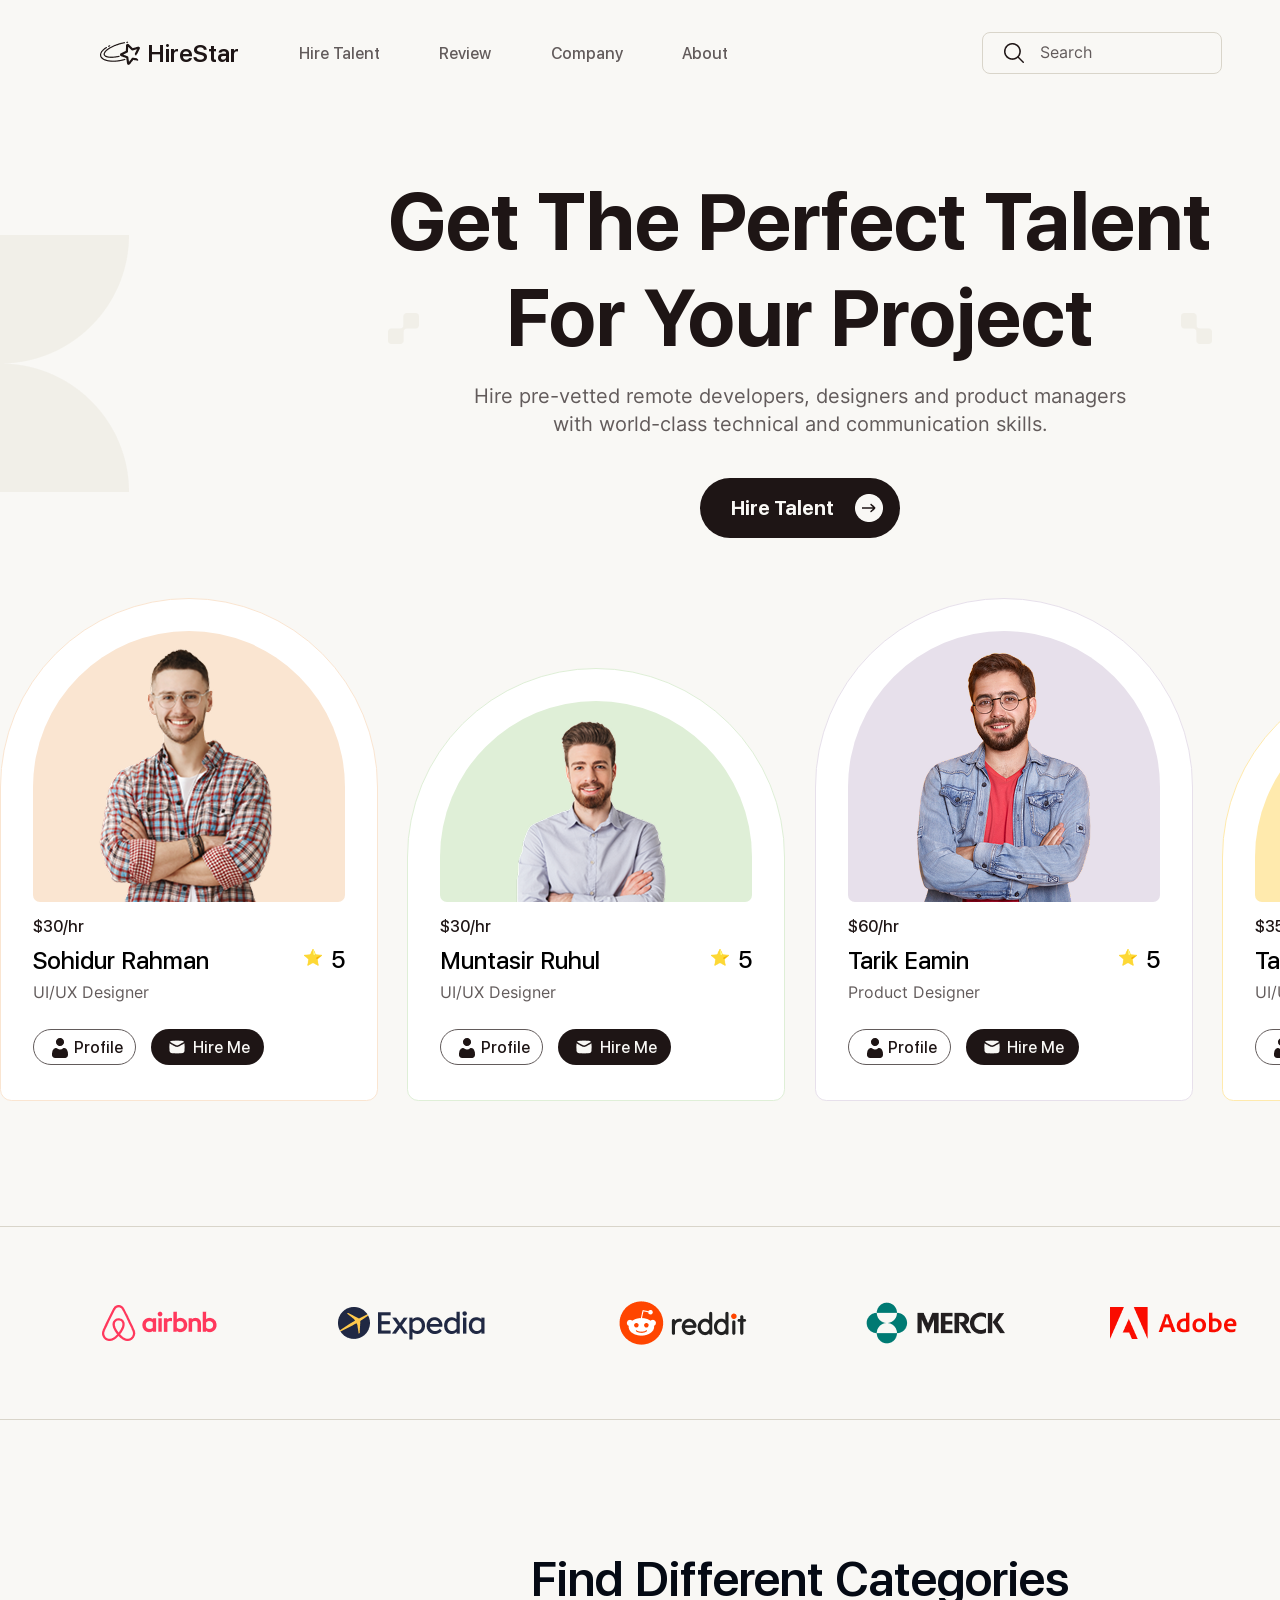
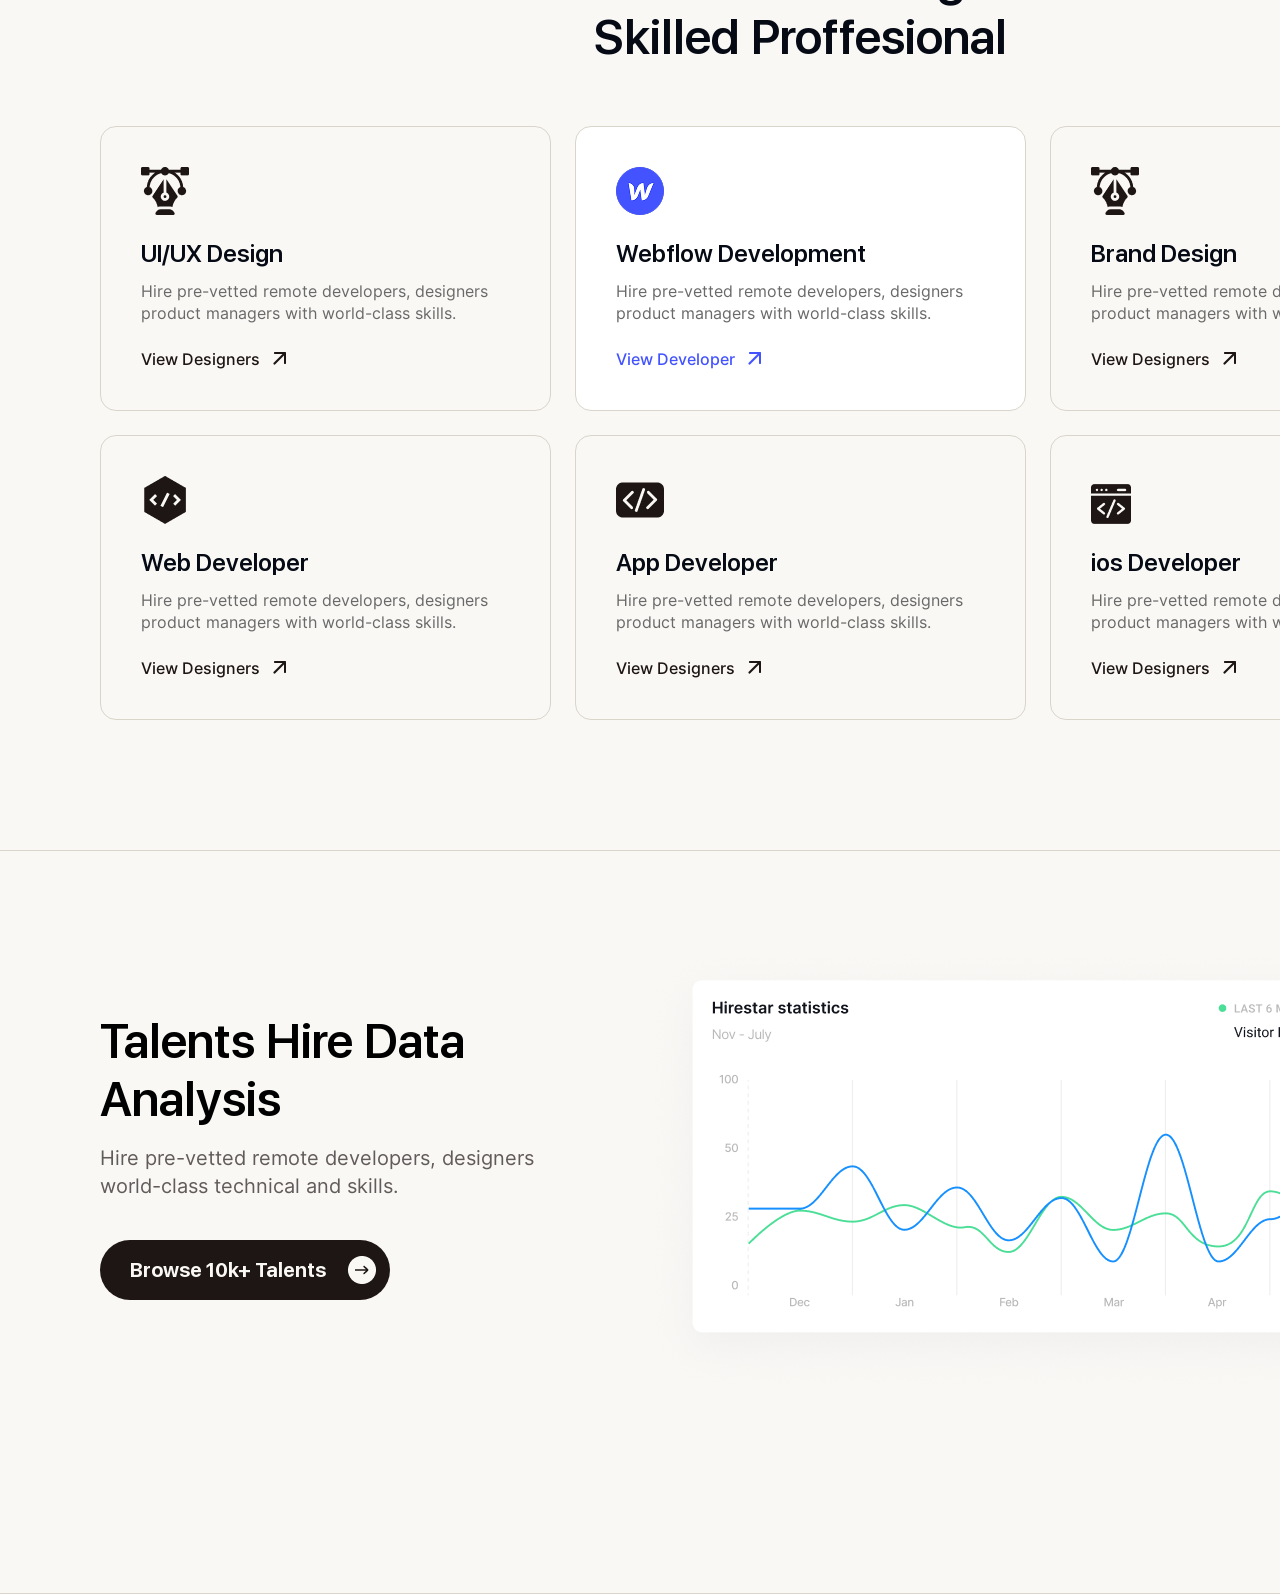
<file: index.html>
<!DOCTYPE html>
<html lang="en">
<head>
    <meta charset="UTF-8">
    <meta name="viewport" content="width=device-width, initial-scale=1.0">
    <title>Document</title>
    <link rel="stylesheet" href="css/style.css">
</head>
<body>
    <div class="container">
        <header class="header">
            <div class="top-bar">
                <div class="logo">
                    <img class="logo__img" src="img/logo.png" alt="logo">
                    <p class="logo__txt">HireStar</p>
                </div>
                <nav class="nav">
                    <a class="nav__a" href="#">Hire Talent</a>
                    <a class="nav__a" href="#">Review</a>
                    <a class="nav__a" href="#">Company</a>
                    <a class="nav__a" href="#">About</a>
                </nav>
                <input class="top-bar__search" type="text" placeholder="Search">
                <a class="top-bar__login-txt" href="#">Login</a>
                <button class="top-bar__button">Create Account</button>
            </div>
        </header>

        <main class="main">
            <div class="block1">
                <div class="information">
                    <h1 class="information__h1">Get The Perfect Talent<br>
                    For Your Project</h1>
                    <p class="information__p">Hire pre-vetted remote developers, designers
                    and product managers<br>
                    with world-class technical
                    and communication skills.</p>
                    <button class="information_button">Hire Talent</button>
                    <img class="information__frame1" src="img/frame.png" alt="frame">
                    <img class="information__frame2" src="img/frame.png" alt="frame">
                    <img class="information__frame3" src="img/frame2.png" alt="frame">
                    <img class="information__frame4" src="img/frame2.png" alt="frame">
                </div>
                <div class="top-freelancers">
                    <div class="freelancer">
                        <div class="freelancer__img">
                            <img src="img/people.png" alt="man">
                        </div>
                        <p class="freelancer__price">$30/hr</p>
                        <div class="freelancer__div">
                            <p class="freelancer__name">Sohidur Rahman</p>
                            <div class="freelancer__div2">
                                <p>&#11088</p>
                                <p class="freelancer__rating">5</p>
                            </div>
                        </div>
                        <p class="freelancer__profession">UI/UX Designer</p>
                        <button class="freelancer__button-profile">Profile</button>
                        <button class="freelancer__button-hire-me">Hire Me</button>
                    </div>

                    <div class="freelancer freelancer2">
                        <div class="freelancer__img">
                            <img src="img/people2.png" alt="man">
                        </div>
                        <p class="freelancer__price">$30/hr</p>
                        <div class="freelancer__div">
                            <p class="freelancer__name">Muntasir Ruhul</p>
                            <div class="freelancer__div2">
                                <p>&#11088</p>
                                <p class="freelancer__rating">5</p>
                            </div>
                        </div>
                        <p class="freelancer__profession">UI/UX Designer</p>
                        <button class="freelancer__button-profile">Profile</button>
                        <button class="freelancer__button-hire-me">Hire Me</button>
                    </div>

                    <div class="freelancer freelancer3">
                        <div class="freelancer__img">
                            <img src="img/people3.png" alt="man">
                        </div>
                        <p class="freelancer__price">$60/hr</p>
                        <div class="freelancer__div">
                            <p class="freelancer__name">Tarik Eamin</p>
                            <div class="freelancer__div2">
                                <p>&#11088</p>
                                <p class="freelancer__rating">5</p>
                            </div>
                        </div>
                        <p class="freelancer__profession">Product Designer</p>
                        <button class="freelancer__button-profile">Profile</button>
                        <button class="freelancer__button-hire-me">Hire Me</button>
                    </div>

                    <div class="freelancer freelancer4">
                        <div class="freelancer__img">
                            <img src="img/people4.png" alt="man">
                        </div>
                        <p class="freelancer__price">$35/hr</p>
                        <div class="freelancer__div">
                            <p class="freelancer__name">Tanvir Tamim</p>
                            <div class="freelancer__div2">
                                <p>&#11088</p>
                                <p class="freelancer__rating">5</p>
                            </div>
                        </div>
                        <p class="freelancer__profession">UI/UX Designer</p>
                        <button class="freelancer__button-profile">Profile</button>
                        <button class="freelancer__button-hire-me">Hire Me</button>
                    </div>
                </div>
            </div>
            <div class="block2">
                <div class="imgs">
                    <img src="img/airbnb.png" alt="logo">
                    <img src="img/expedia.png" alt="logo">
                    <img src="img/reddit.png" alt="logo">
                    <img src="img/merck.png" alt="logo">
                    <img src="img/adobe.png" alt="logo">
                    <img src="img/reddit dark.png" alt="logo">
                </div>
            </div>
            <div class="block3">
                <h2 class="block3__h3">Find Different Categories<br>
                Skilled Proffesional</h2>
                <div class="info-cards">
                    <div class="info-card">
                        <div class="info-card__img">
                            <img src="img/Vector.png" alt="logo">
                        </div>
                        <h2 class="info-card__h2">UI/UX Design</h2>
                        <p class="info-card__p">Hire pre-vetted remote developers, designers<br>
                        product managers with world-class skills.</p>
                        <div class="info-card__div">
                            <a href="">View Designers</a>
                            <img src="img/arrow.png" alt="arrow">
                        </div>
                    </div>

                    <div class="info-card info-card2">
                        <div class="info-card__img">
                            <img src="img/image 1.png" alt="logo">
                        </div>
                        <h2 class="info-card__h2">Webflow Development</h2>
                        <p class="info-card__p">Hire pre-vetted remote developers, designers<br>
                        product managers with world-class skills.</p>
                        <div class="info-card__div">
                            <a href="">View Developer</a>
                            <img src="img/arrow blue.png" alt="arrow">
                        </div>
                    </div>
                    
                    <div class="info-card">
                        <div class="info-card__img">
                            <img src="img/Vector.png" alt="logo">
                        </div>
                        <h2 class="info-card__h2">Brand Design</h2>
                        <p class="info-card__p">Hire pre-vetted remote developers, designers<br>
                        product managers with world-class skills.</p>
                        <div class="info-card__div">
                            <a href="">View Designers</a>
                            <img src="img/arrow.png" alt="arrow">
                        </div>
                    </div>

                    <div class="info-card">
                        <div class="info-card__img">
                            <img src="img/Coding.png" alt="logo">
                        </div>
                        <h2 class="info-card__h2">Web Developer</h2>
                        <p class="info-card__p">Hire pre-vetted remote developers, designers<br>
                        product managers with world-class skills.</p>
                        <div class="info-card__div">
                            <a href="">View Designers</a>
                            <img src="img/arrow.png" alt="arrow">
                        </div>
                    </div>

                    <div class="info-card">
                        <div class="info-card__img">
                            <img src="img/Programming.png" alt="logo">
                        </div>
                        <h2 class="info-card__h2">App Developer</h2>
                        <p class="info-card__p">Hire pre-vetted remote developers, designers<br>
                        product managers with world-class skills.</p>
                        <div class="info-card__div">
                            <a href="">View Designers</a>
                            <img src="img/arrow.png" alt="arrow">
                        </div>
                    </div>

                    <div class="info-card">
                        <div class="info-card__img">
                            <img src="img/Web development.png" alt="logo">
                        </div>
                        <h2 class="info-card__h2">ios Developer</h2>
                        <p class="info-card__p">Hire pre-vetted remote developers, designers<br>
                        product managers with world-class skills.</p>
                        <div class="info-card__div">
                            <a href="">View Designers</a>
                            <img src="img/arrow.png" alt="arrow">
                        </div>
                    </div>
                </div> 
            </div>
            <div class="block4">
                <div class="card">
                    <div class="card__div">
                        <h2 class="card__h2">Talents Hire Data<br>
                        Analysis</h2>
                        <p class="card__p">Hire pre-vetted remote developers, designers<br>
                        world-class technical
                        and skills.</p>
                        <button class="card__button">Browse 10k+ Talents</button>
                    </div>
                    <img class="card__img" src="img/Chart.png" alt="img">
                </div>
            </div>
        </main>
    </div>
</body>
</html>
</file>
<file: css/style.css>
*{
    margin: 0;
    padding: 0;
}

@font-face {
    font-family: Inter-Medium;
    src: url(../font/inter-medium.otf);
}
@font-face {
    font-family: Inter-Regular;
    src: url(../font/inter-regular.otf);
}
@font-face {
    font-family: SF-UI-Display-Bold;
    src: url(../font/sf-ui-display-bold.ttf);
}
@font-face {
    font-family: SF-UI-Display-Medium;
    src: url(../font/sf-ui-display-medium.ttf);
}
@font-face {
    font-family: SF-UI-Display-Semibold;
    src: url(../font/sf-ui-display-semibold.ttf);
}

.container{
    width: 1600px;
    margin: 0 auto;
    background-color: #F9F8F5;

    position: relative;
    overflow: hidden;
}

.top-bar{
    display: flex;
    align-items: center;
    width: 1400px;  
    margin: 0 auto;
    padding-top: 32px;
}

.logo{
    display: flex;
    align-items: center;

    margin-right: 60px;
}

.logo__img{
    width: 40px;
    height: 40px;
}

.logo__txt{
    font-family: SF-UI-Display-Semibold;
    font-size: 24px;
    color: #1E1515;

    margin-left: 8px;
}

.nav{
    display: flex;
    align-items: center;
    width: 433px;
    justify-content: space-between;

    margin-right: 254px;
}

.nav__a{
    font-family: SF-UI-Display-Medium;
    font-size: 16px;
    color: #625B5B;
    text-decoration: none;
}

.top-bar__search{
    width: 240px;
    height: 40px;
    border-radius: 8px;
    background-color: #F9F8F5;
    border: 1px solid #D9D5CA;
    background-image: url(../img/search.png);
    background-repeat: no-repeat;
    background-position: 21px 10px;

    margin-right: 61px;
}

.top-bar__search::placeholder{
    font-family: Inter-Regular;
    font-size: 16px;
    color: #625B5B;
    padding-left: 57px;
}

.top-bar__login-txt{
    font-family: SF-UI-Display-Medium;
    font-size: 16px;
    color: #625B5B;
    text-decoration: none;

    margin-right: 32px;
}

.top-bar__button{
    width: 143px;
    height: 38px;
    border-radius: 20px;
    background-color: transparent;
    border: 1px solid #625B5B;

    font-family: SF-UI-Display-Medium;
    font-size: 16px;
    color: #1E1515;
}



.block1{
    margin-top: 100px;
}

.information{
    text-align: center;
}

.information__h1{
    font-family: SF-UI-Display-Bold;
    font-size: 80px;
    color: #1E1515;
    line-height: 120%;

    margin-bottom: 16px;
}

.information__p{
    font-family: Inter-Regular;
    font-size: 20px;
    color: #625B5B;
    line-height: 140%;

    margin-bottom: 40px;
}

.information_button{
    width: 200px;
    height: 60px;
    border-radius: 32px;
    background-color: #1E1515;
    border: none;

    font-family: SF-UI-Display-Bold;
    font-size: 20px;
    color: #F9F8F5;
    line-height: 140%;
    padding-right: 36px;

    background-image: url(../img/icon.png);
    background-repeat: no-repeat;
    background-position: 155px 16px;
}

.information__frame1{
    position: absolute;
    top: 235px;
    left: -128.5px;
}

.information__frame2{
    position: absolute;
    top: 235px;
    right: -128.5px;
}

.information__frame3{
    position: absolute;
    top: 313px;
    left: 388px;
}

.information__frame4{
    position: absolute;
    top: 313px;
    right: 388px;
    transform: scale(-1,1);
}


.top-freelancers{
    margin-top: 60px;
    display: flex;
    width: 1600px;
    justify-content: space-between;
    padding-bottom: 125px;
}

.freelancer{
    width: 376px;
    height: 501px;
    background: #FFFFFF;
    border: 1px solid #FAE5D1;
    border-radius: 200px 200px 12px 12px;
}

.freelancer__img{
    width: 312px;
    height: 271px;
    background: #FAE5D1;
    border-radius: 180px 180px 8px 8px;

    margin-top: 32px;
    margin-left: 32px;
    margin-bottom: 12px;
}

.freelancer__price{
    font-family: SF-UI-Display-Medium;
    font-size: 16px;
    color: #1E1515;
    line-height: 26px;

    margin-left: 32px;
    margin-bottom: 8px;
}

.freelancer__div{
    display: flex;
    width: 312px;
    justify-content: space-between;

    margin-left: 32px;
}

.freelancer__div2{
    display: flex;
}

.freelancer__name{
    font-family: SF-UI-Display-Medium;
    font-size: 24px;
    color: #000000;
    line-height: 26px;

    margin-bottom: 8px;
}

.freelancer__rating{
    font-family: SF-UI-Display-Medium;
    font-size: 24px;
    color: #000000;
    margin-top: -3px;
    margin-left: 8px;
}

.freelancer__profession{
    font-family: Inter-Regular;
    font-size: 16px;
    color: #625B5B;

    margin-left: 32px;
    margin-bottom: 27px;
}

.freelancer__button-profile{
    width: 103px;
    height: 36px;
    border-radius: 20px;
    background-color: transparent;
    border: 1px solid #625B5B;

    background-image: url(../img/user.png);
    background-repeat: no-repeat;
    background-position: 16px 8px;

    font-family: SF-UI-Display-Medium;
    font-size: 16px;
    color: #1E1515;
    padding-left: 27px;

    margin-left: 32px;
}

.freelancer__button-hire-me{
    width: 113px;
    height: 36px;
    border-radius: 20px;
    background-color: #1E1515;
    border: none;

    background-image: url(../img/mail.png);
    background-repeat: no-repeat;
    background-position: 16px 8px;

    font-family: SF-UI-Display-Medium;
    font-size: 16px;
    color: #F9F8F5;
    padding-left: 27px;

    margin-left: 11px;
}

.freelancer2{
    height: 431px;
    border: 1px solid #DFEFD7;
    margin-top: 70px;
    .freelancer__img{
        height: 201px;
        background-color: #DFEFD7;
    }
}

.freelancer3{
    border: 1px solid #E7E0EB;
    .freelancer__img{
        background-color: #E7E0EB;
    }
}

.freelancer4{
    height: 431px;
    border: 1px solid #FFEAAD;
    margin-top: 70px;
    .freelancer__img{
        height: 201px;
        background-color: #FFEAAD;
    }
}



.block2{
    width: 1600px;
    height: 192px;
    border-top: 1px solid #D9D5CA;
    border-bottom: 1px solid #D9D5CA;

    display: flex;
    justify-content: center;
    align-items: center;

}

.imgs{
    width: 1395.6px;
    display: flex;
    align-items: center;
    justify-content: space-between;
}



.block3{
    border-bottom: 1px solid #D9D5CA;
}

.block3__h3{
    font-family: SF-UI-Display-Semibold;
    font-size: 48px;
    color: #050A14;
    text-align: center;
    margin-top: 130px;

    margin-bottom: 60px;
}

.info-cards{
    width: 1401px;
    height: 594px;
    display: grid;
    grid-template-columns: 1fr 1fr 1fr;
    gap: 24px;
    margin: 0 auto;
    margin-bottom: 130px;
}

.info-card{
    width: 451px;
    height: 285px;
    border-radius: 16px;
    background-color: #F9F8F5;
    border: 1px solid #D9D5CA;
    box-sizing: border-box;
}

.info-card2{
    background-color: #FFFFFF;
    .info-card__div{
        a{
            color: #4353FF;
        }
    }
}

.info-card__img{
    width: 48px;
    height: 48px;
    display: flex;
    align-items: end;
    margin-top: 40px;
    margin-left: 40px;
}


.info-card__h2{
    font-family: SF-UI-Display-Semibold;
    font-size: 24px;
    color: #050A14;
    margin-top: 24px;
    margin-left: 40px;
}

.info-card__p{
    font-family: Inter-Regular;
    font-size: 16px;
    color: #696969;
    line-height: 140%;
    margin-top: 12px;
    margin-left: 40px;
}

.info-card__div{
    display: flex;
    align-items: center;
    margin-top: 22px;
    margin-left: 40px;
}

.info-card__div a{
    font-family: Inter-Medium;
    font-size: 16px;
    color: #1E1515;
    text-decoration: none;
}

.info-card__div img{
    margin-left: 8px;
}



.block4{
    height: 612px;
    border-bottom: 1px solid #D9D5CA;
}

.card{
    display: flex;
    margin-top: 130px;
    margin-left: 100px;
}

.card__img{
    border-radius: 9.53px;
    margin-left: 111px;
    margin-top: -34px;

    img{box-shadow: 0px 14.2876px 47.6253px rgba(160, 163, 189, 0.1);}
}

.card__h2{
    font-family: SF-UI-Display-Semibold;
    font-size: 48px;
    color: #000000;
    line-height: 120%;
    margin-bottom: 16px;
    margin-top: 32px;
}

.card__p{
    font-family: Inter-Regular;
    font-size: 20px;
    color: #625B5B;
    line-height: 140%;
    margin-bottom: 40px;
}

.card__button{
    width: 290px;
    height: 60px;
    border-radius: 32px;
    background-color: #1E1515;
    border: none;

    background-image: url(../img/icon.png);
    background-repeat: no-repeat;
    background-position: 248px 16px;

    font-family: SF-UI-Display-Bold;
    font-size: 20px;
    color: #F9F8F5;
    padding-right: 34px;
}
</file>
